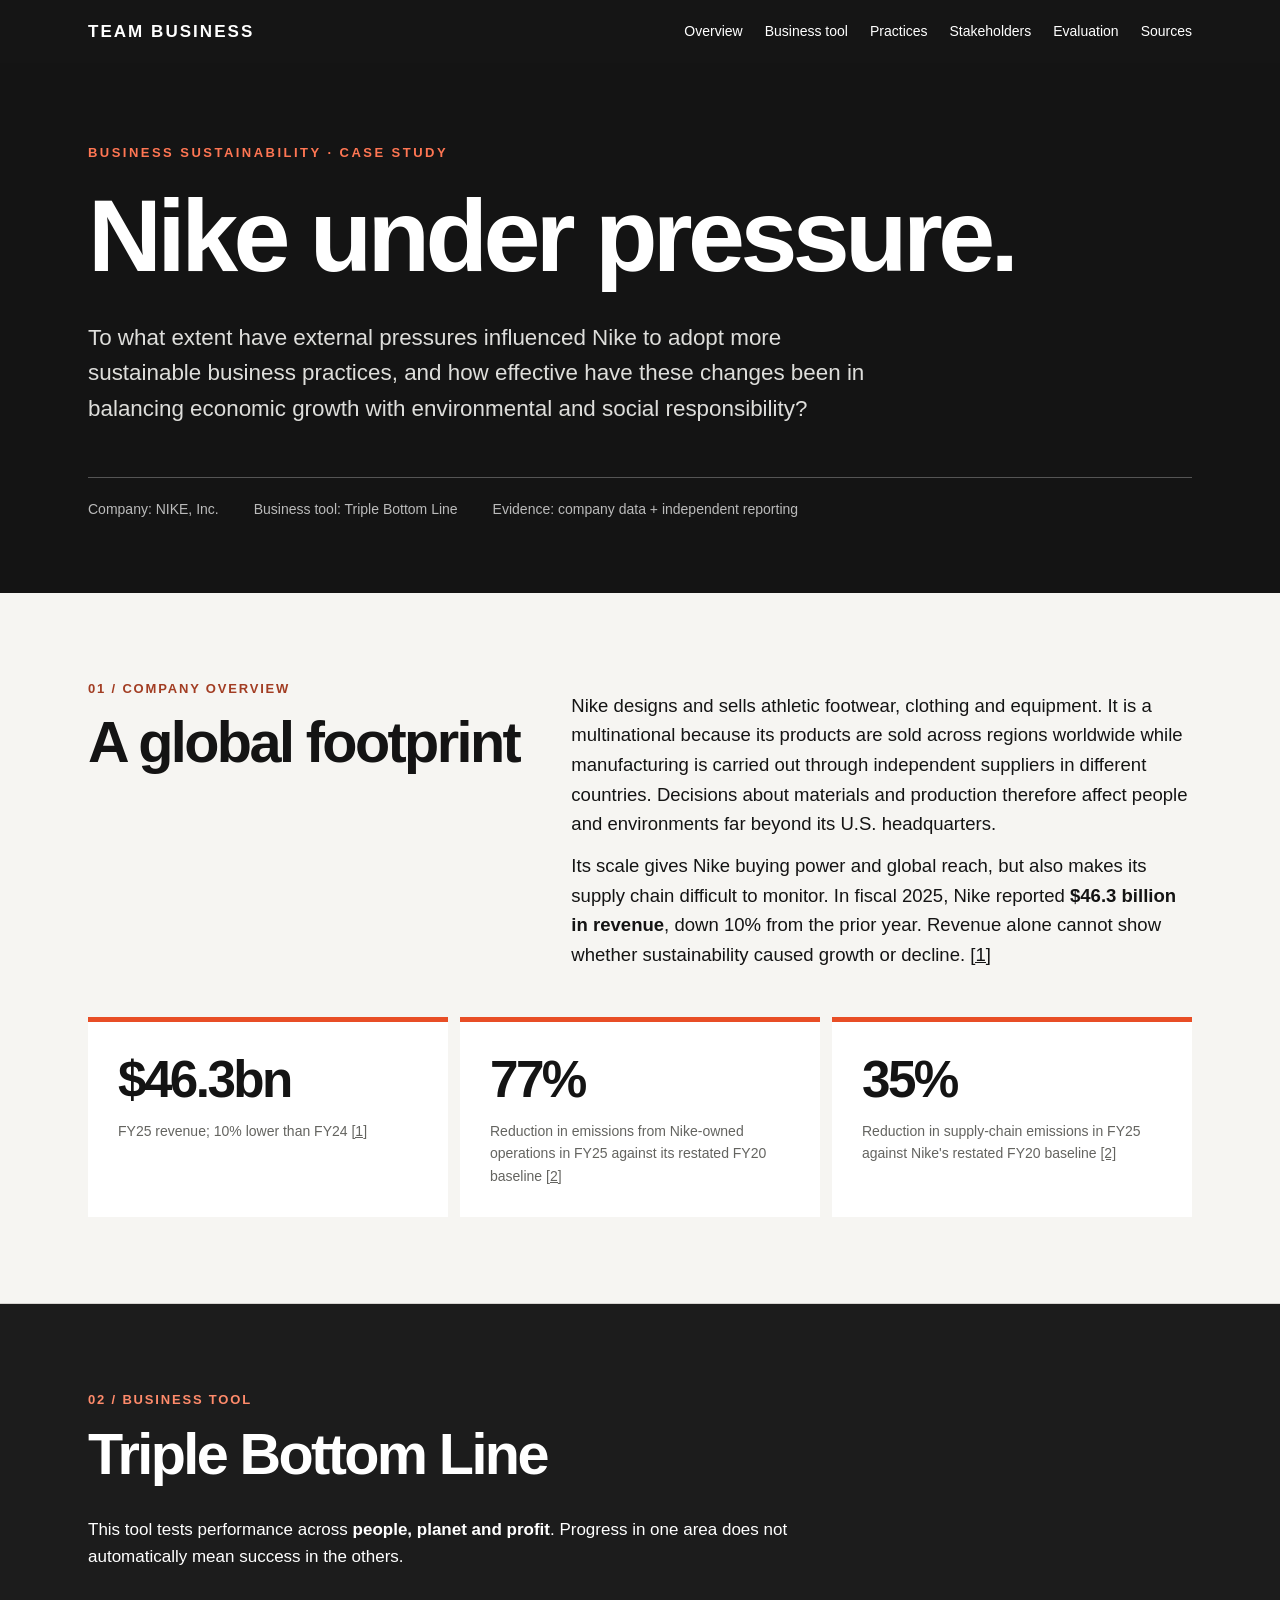
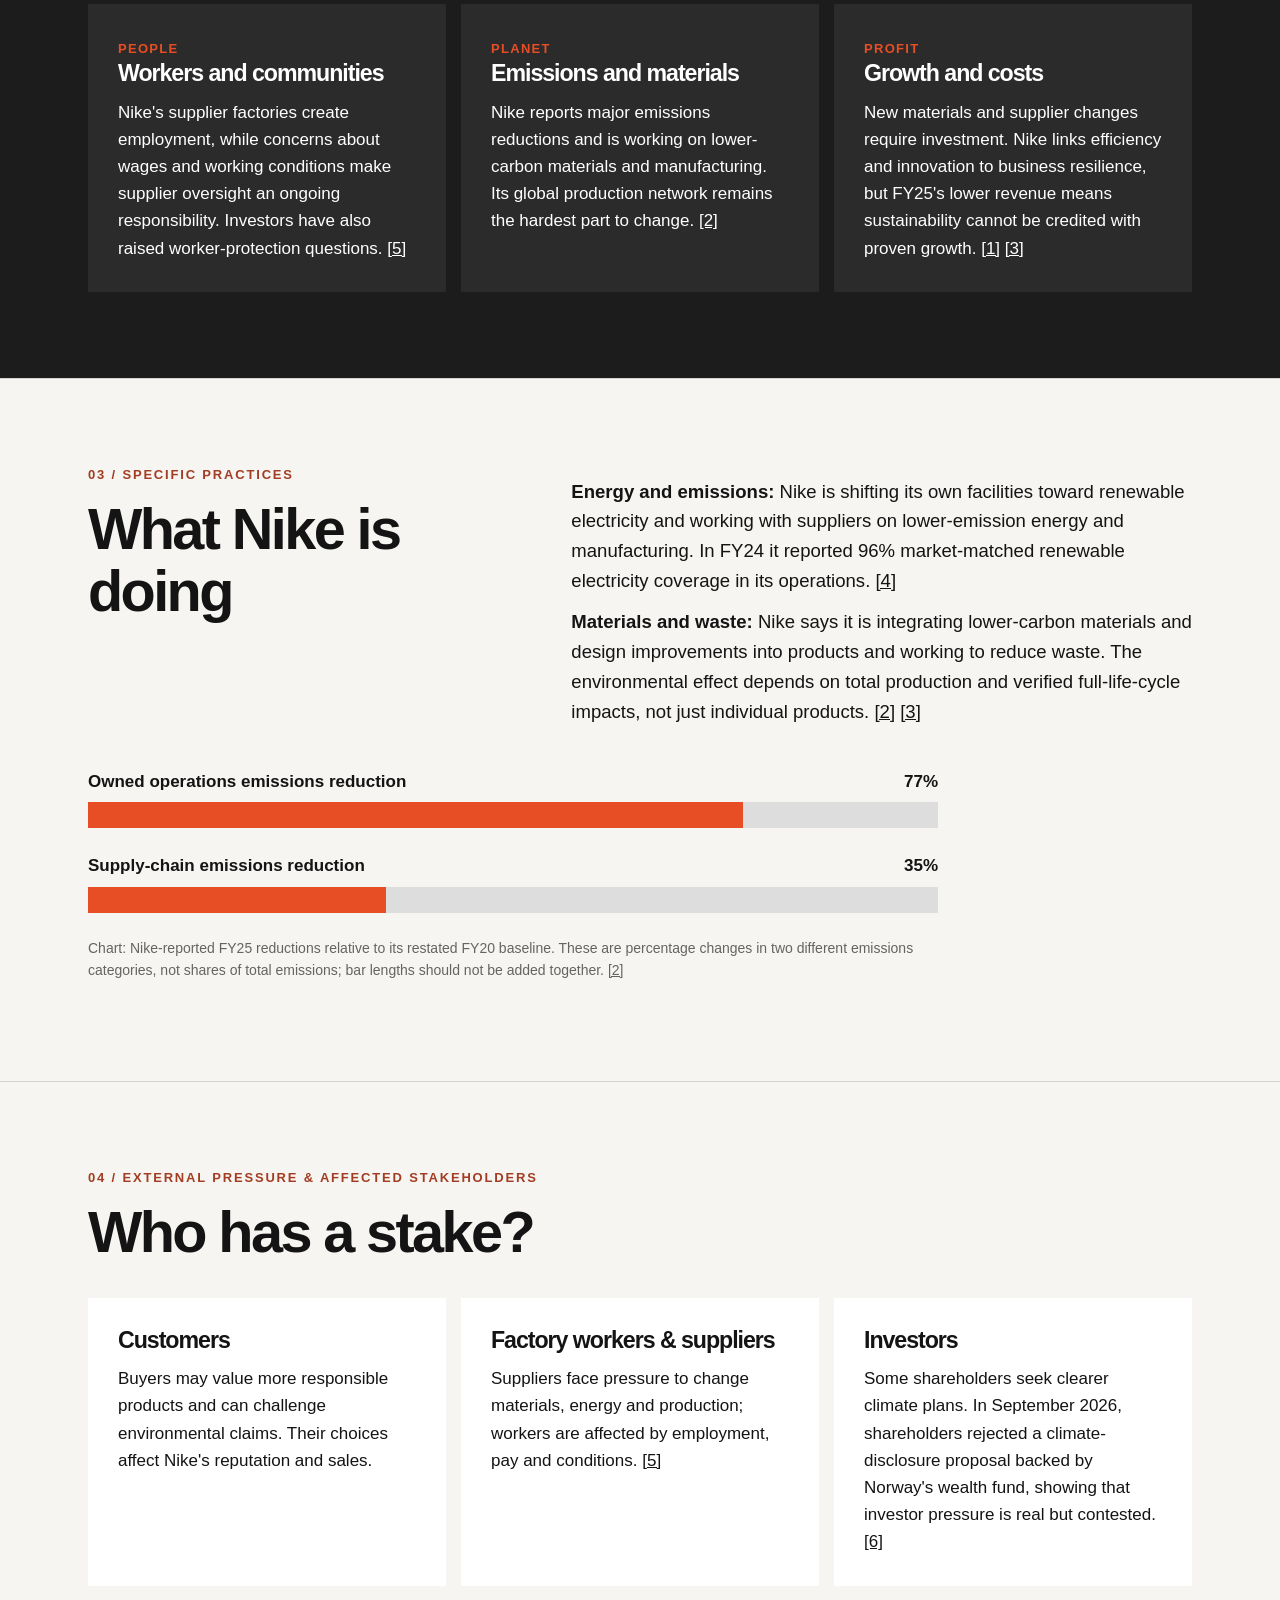
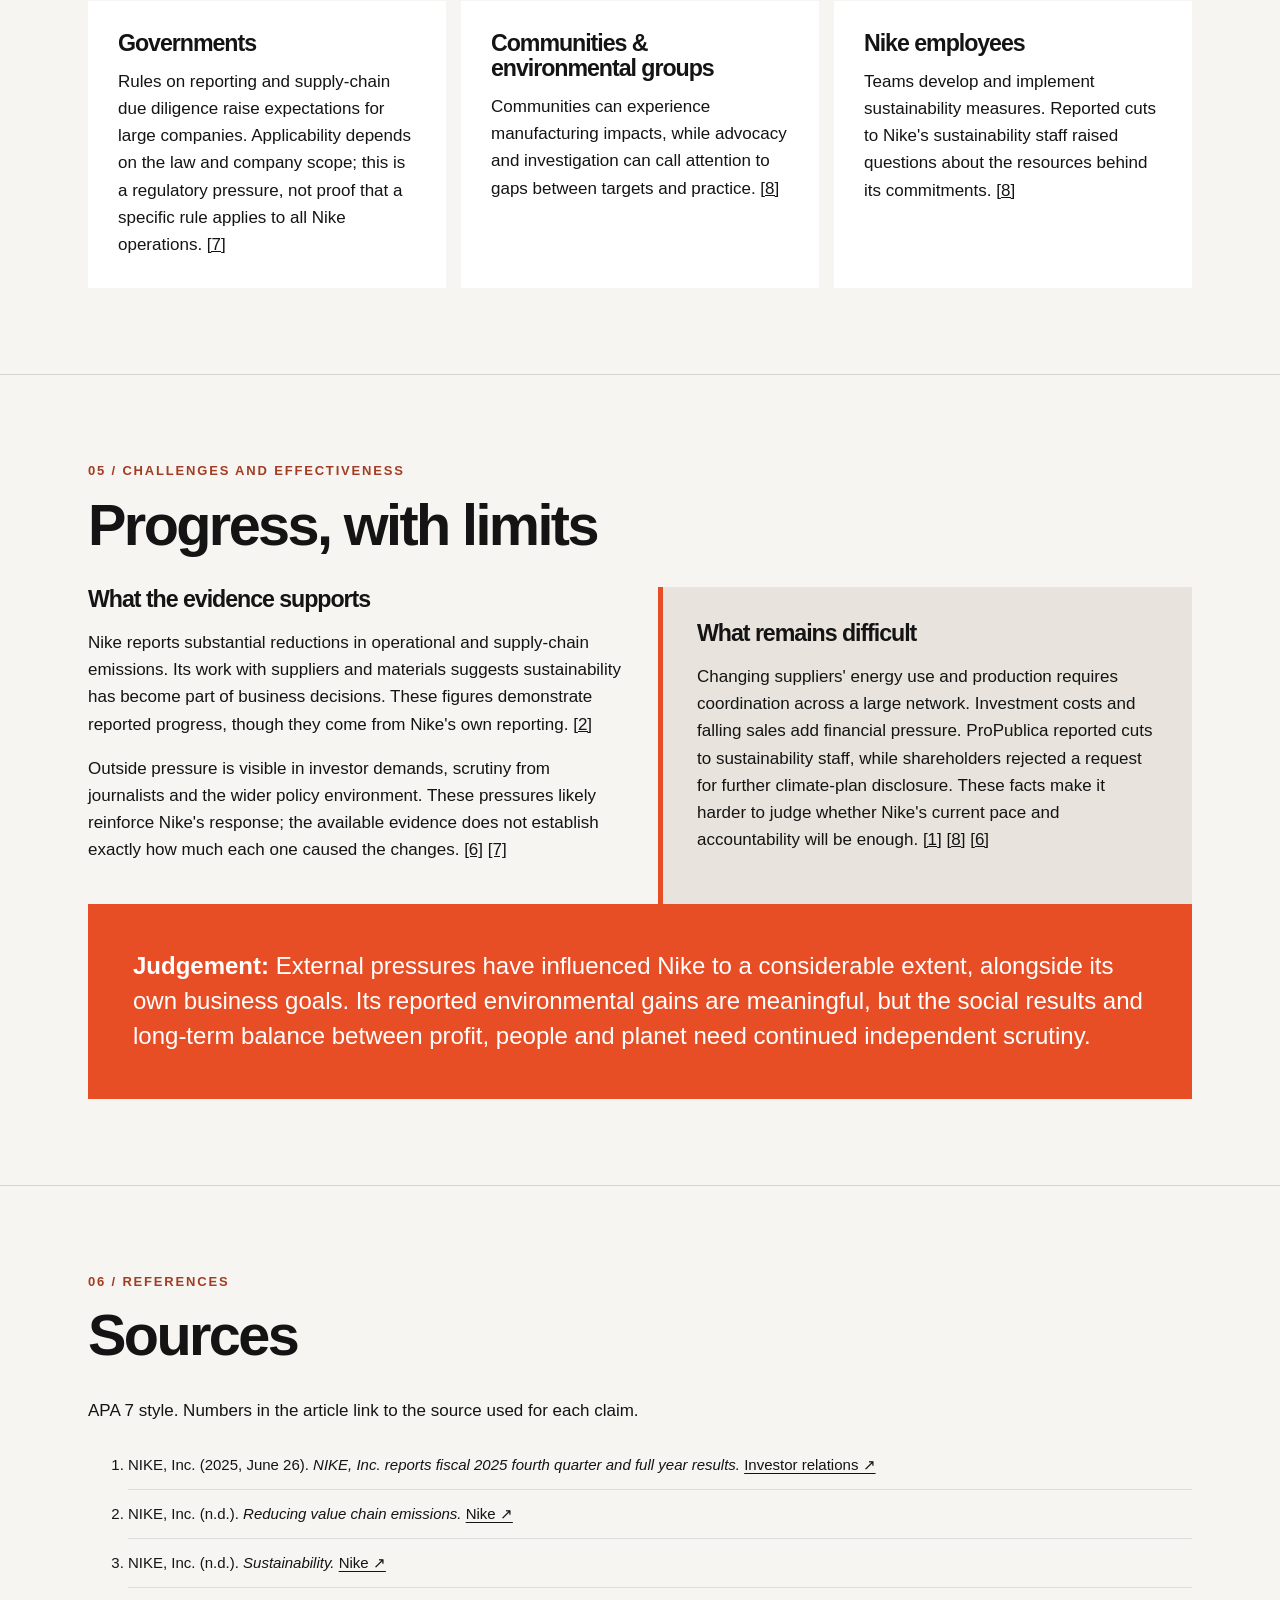
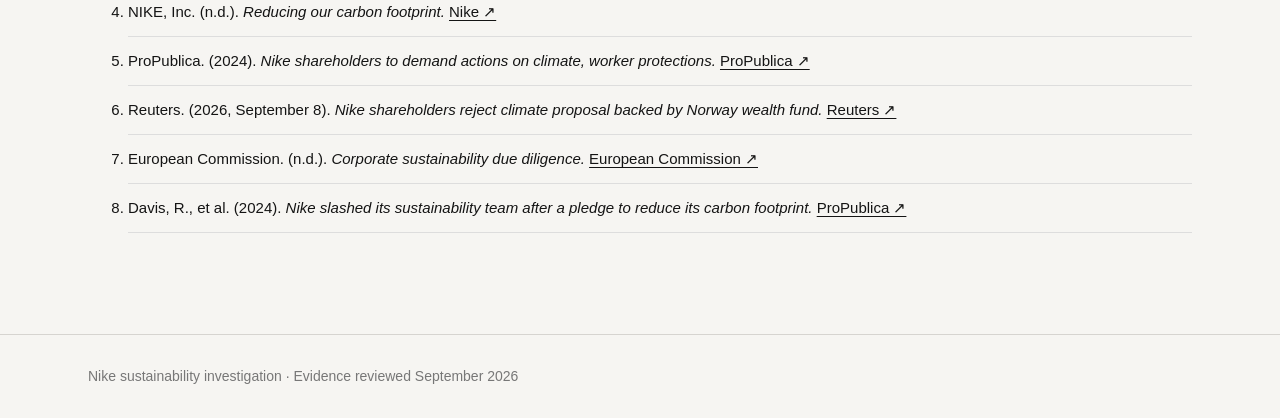
<file: index.html>
<!doctype html><html lang="en"><head><meta charset="utf-8"><meta name="viewport" content="width=device-width,initial-scale=1"><title>Team Business | Nike Sustainability</title><meta name="description" content="An investigation into the pressures shaping Nike's sustainability strategy and its effectiveness."><style>:root{--ink:#141414;--paper:#f6f5f2;--orange:#e84e26;--muted:#646460}*{box-sizing:border-box}html{scroll-behavior:smooth}body{margin:0;background:var(--paper);color:var(--ink);font:17px/1.6 Arial,Helvetica,sans-serif}a{color:inherit}a:hover{color:var(--orange)}.wrap{max-width:1160px;margin:auto;padding:0 28px}header{background:#151515;color:white;padding:18px 0;position:sticky;top:0;z-index:2}header .wrap{display:flex;align-items:center;justify-content:space-between;gap:20px}.brand{font-weight:900;letter-spacing:.12em;text-decoration:none;font-size:17px}nav{display:flex;gap:22px;flex-wrap:wrap}nav a{text-decoration:none;font-size:14px}main{overflow:hidden}.hero{background:#141414;color:#fff;padding:80px 0 72px}.eyebrow{color:#ff7653;text-transform:uppercase;letter-spacing:.19em;font-size:13px;font-weight:800}h1,h2,h3{line-height:1.09;letter-spacing:-.045em}h1{font-size:clamp(3.3rem,8vw,7.8rem);margin:16px 0 28px;max-width:960px}h2{font-size:clamp(2.3rem,4.5vw,4.5rem);margin:12px 0 30px}h3{font-size:1.45rem;margin:0 0 12px}.intro{font-size:clamp(1.1rem,2vw,1.4rem);max-width:800px;color:#dededb}.meta{border-top:1px solid #555;margin-top:50px;padding-top:20px;display:flex;gap:35px;flex-wrap:wrap;color:#bbb;font-size:14px}section{padding:86px 0;border-bottom:1px solid #d6d4d0}.section-head{display:grid;grid-template-columns:1fr 1.4fr;gap:40px;align-items:start}.section-head p{font-size:1.16rem;margin:12px 0}.label{font-size:13px;letter-spacing:.14em;font-weight:800;text-transform:uppercase;color:#a23d23}.stats{display:grid;grid-template-columns:repeat(3,1fr);gap:12px;margin-top:35px}.stat{padding:30px;background:#fff;border-top:5px solid var(--orange)}.stat strong{display:block;font-size:clamp(2rem,4vw,3.5rem);line-height:1.1;letter-spacing:-.05em}.stat small{display:block;color:var(--muted);font-size:14px;margin-top:12px}.grid3{display:grid;grid-template-columns:repeat(3,1fr);gap:15px;margin-top:34px}.card{padding:30px;background:#fff;min-height:245px}.card span{color:var(--orange);font-weight:800;letter-spacing:.1em;font-size:13px}.card p{margin:0}.dark{background:#1c1c1c;color:white}.dark .card{background:#2b2b2b}.dark .label{color:#ff8b6b}.bars{max-width:850px;margin-top:30px}.bar-row{margin:24px 0}.bar-label{display:flex;justify-content:space-between;gap:20px;font-weight:bold}.track{height:26px;background:#ddd;margin-top:7px}.fill{height:100%;background:var(--orange)}.note{font-size:14px;color:var(--muted);max-width:850px}.dark .note{color:#aaa}.split{display:grid;grid-template-columns:1fr 1fr;gap:36px}.callout{padding:34px;background:#e8e4dd;border-left:5px solid var(--orange)}.verdict{background:var(--orange);color:#fff;padding:45px;font-size:1.5rem;line-height:1.45}.sources{font-size:15px;overflow-wrap:anywhere}.sources li{padding:12px 0;border-bottom:1px solid #ddd}.sources a{text-decoration-thickness:1px;text-underline-offset:3px}footer{padding:30px 0;color:#777;font-size:14px}@media(max-width:750px){header{position:static}header .wrap{align-items:flex-start;flex-direction:column}nav{gap:10px 18px}.hero{padding:60px 0}.section-head,.split{grid-template-columns:1fr}.stats,.grid3{grid-template-columns:1fr}section{padding:60px 0}.stat{padding:24px}}
</style></head><body><header><div class="wrap"><a class="brand" href="#top">TEAM BUSINESS</a><nav aria-label="Page sections"><a href="#overview">Overview</a><a href="#analysis">Business tool</a><a href="#practices">Practices</a><a href="#stakeholders">Stakeholders</a><a href="#evaluation">Evaluation</a><a href="#sources">Sources</a></nav></div></header><main id="top"><div class="hero"><div class="wrap"><div class="eyebrow">Business sustainability · case study</div><h1>Nike under pressure.</h1><p class="intro">To what extent have external pressures influenced Nike to adopt more sustainable business practices, and how effective have these changes been in balancing economic growth with environmental and social responsibility?</p><div class="meta"><span>Company: NIKE, Inc.</span><span>Business tool: Triple Bottom Line</span><span>Evidence: company data + independent reporting</span></div></div></div><section id="overview"><div class="wrap"><div class="section-head"><div><div class="label">01 / Company overview</div><h2>A global footprint</h2></div><div><p>Nike designs and sells athletic footwear, clothing and equipment. It is a multinational because its products are sold across regions worldwide while manufacturing is carried out through independent suppliers in different countries. Decisions about materials and production therefore affect people and environments far beyond its U.S. headquarters.</p><p>Its scale gives Nike buying power and global reach, but also makes its supply chain difficult to monitor. In fiscal 2025, Nike reported <strong>$46.3 billion in revenue</strong>, down 10% from the prior year. Revenue alone cannot show whether sustainability caused growth or decline. <a href="#ref-fin">[1]</a></p></div></div><div class="stats"><div class="stat"><strong>$46.3bn</strong><small>FY25 revenue; 10% lower than FY24 <a href="#ref-fin">[1]</a></small></div><div class="stat"><strong>77%</strong><small>Reduction in emissions from Nike-owned operations in FY25 against its restated FY20 baseline <a href="#ref-climate">[2]</a></small></div><div class="stat"><strong>35%</strong><small>Reduction in supply-chain emissions in FY25 against Nike's restated FY20 baseline <a href="#ref-climate">[2]</a></small></div></div></div></section><section class="dark" id="analysis"><div class="wrap"><div class="label">02 / Business tool</div><h2>Triple Bottom Line</h2><p style="max-width:760px">This tool tests performance across <strong>people, planet and profit</strong>. Progress in one area does not automatically mean success in the others.</p><div class="grid3"><div class="card"><span>PEOPLE</span><h3>Workers and communities</h3><p>Nike's supplier factories create employment, while concerns about wages and working conditions make supplier oversight an ongoing responsibility. Investors have also raised worker-protection questions. <a href="#ref-investors">[5]</a></p></div><div class="card"><span>PLANET</span><h3>Emissions and materials</h3><p>Nike reports major emissions reductions and is working on lower-carbon materials and manufacturing. Its global production network remains the hardest part to change. <a href="#ref-climate">[2]</a></p></div><div class="card"><span>PROFIT</span><h3>Growth and costs</h3><p>New materials and supplier changes require investment. Nike links efficiency and innovation to business resilience, but FY25's lower revenue means sustainability cannot be credited with proven growth. <a href="#ref-fin">[1]</a> <a href="#ref-sus">[3]</a></p></div></div></div></section><section id="practices"><div class="wrap"><div class="section-head"><div><div class="label">03 / Specific practices</div><h2>What Nike is doing</h2></div><div><p><strong>Energy and emissions:</strong> Nike is shifting its own facilities toward renewable electricity and working with suppliers on lower-emission energy and manufacturing. In FY24 it reported 96% market-matched renewable electricity coverage in its operations. <a href="#ref-carbon">[4]</a></p><p><strong>Materials and waste:</strong> Nike says it is integrating lower-carbon materials and design improvements into products and working to reduce waste. The environmental effect depends on total production and verified full-life-cycle impacts, not just individual products. <a href="#ref-climate">[2]</a> <a href="#ref-sus">[3]</a></p></div></div><div class="bars" role="img" aria-label="Nike reported a 77 percent reduction in emissions from owned operations and a 35 percent reduction in supply chain emissions in fiscal 2025 compared with a restated fiscal 2020 baseline"><div class="bar-row"><div class="bar-label"><span>Owned operations emissions reduction</span><span>77%</span></div><div class="track"><div class="fill" style="width:77%"></div></div></div><div class="bar-row"><div class="bar-label"><span>Supply-chain emissions reduction</span><span>35%</span></div><div class="track"><div class="fill" style="width:35%"></div></div></div></div><p class="note">Chart: Nike-reported FY25 reductions relative to its restated FY20 baseline. These are percentage changes in two different emissions categories, not shares of total emissions; bar lengths should not be added together. <a href="#ref-climate">[2]</a></p></div></section><section id="stakeholders"><div class="wrap"><div class="label">04 / External pressure & affected stakeholders</div><h2>Who has a stake?</h2><div class="grid3"><div class="card"><h3>Customers</h3><p>Buyers may value more responsible products and can challenge environmental claims. Their choices affect Nike's reputation and sales.</p></div><div class="card"><h3>Factory workers & suppliers</h3><p>Suppliers face pressure to change materials, energy and production; workers are affected by employment, pay and conditions. <a href="#ref-investors">[5]</a></p></div><div class="card"><h3>Investors</h3><p>Some shareholders seek clearer climate plans. In September 2026, shareholders rejected a climate-disclosure proposal backed by Norway's wealth fund, showing that investor pressure is real but contested. <a href="#ref-reuters">[6]</a></p></div><div class="card"><h3>Governments</h3><p>Rules on reporting and supply-chain due diligence raise expectations for large companies. Applicability depends on the law and company scope; this is a regulatory pressure, not proof that a specific rule applies to all Nike operations. <a href="#ref-eu">[7]</a></p></div><div class="card"><h3>Communities & environmental groups</h3><p>Communities can experience manufacturing impacts, while advocacy and investigation can call attention to gaps between targets and practice. <a href="#ref-pro">[8]</a></p></div><div class="card"><h3>Nike employees</h3><p>Teams develop and implement sustainability measures. Reported cuts to Nike's sustainability staff raised questions about the resources behind its commitments. <a href="#ref-pro">[8]</a></p></div></div></div></section><section id="evaluation"><div class="wrap"><div class="label">05 / Challenges and effectiveness</div><h2>Progress, with limits</h2><div class="split"><div><h3>What the evidence supports</h3><p>Nike reports substantial reductions in operational and supply-chain emissions. Its work with suppliers and materials suggests sustainability has become part of business decisions. These figures demonstrate reported progress, though they come from Nike's own reporting. <a href="#ref-climate">[2]</a></p><p>Outside pressure is visible in investor demands, scrutiny from journalists and the wider policy environment. These pressures likely reinforce Nike's response; the available evidence does not establish exactly how much each one caused the changes. <a href="#ref-reuters">[6]</a> <a href="#ref-eu">[7]</a></p></div><div class="callout"><h3>What remains difficult</h3><p>Changing suppliers' energy use and production requires coordination across a large network. Investment costs and falling sales add financial pressure. ProPublica reported cuts to sustainability staff, while shareholders rejected a request for further climate-plan disclosure. These facts make it harder to judge whether Nike's current pace and accountability will be enough. <a href="#ref-fin">[1]</a> <a href="#ref-pro">[8]</a> <a href="#ref-reuters">[6]</a></p></div></div><div class="verdict"><strong>Judgement:</strong> External pressures have influenced Nike to a considerable extent, alongside its own business goals. Its reported environmental gains are meaningful, but the social results and long-term balance between profit, people and planet need continued independent scrutiny.</div></div></section><section id="sources"><div class="wrap"><div class="label">06 / References</div><h2>Sources</h2><p>APA 7 style. Numbers in the article link to the source used for each claim.</p><ol class="sources"><li id="ref-fin">NIKE, Inc. (2025, June 26). <em>NIKE, Inc. reports fiscal 2025 fourth quarter and full year results.</em> <a href="https://investors.nike.com/investors/news-events-and-reports/investor-news/investor-news-details/2025/NIKE-Inc--Reports-Fiscal-2025-Fourth-Quarter-and-Full-Year-Results/default.aspx" target="_blank" rel="noopener">Investor relations ↗</a></li><li id="ref-climate">NIKE, Inc. (n.d.). <em>Reducing value chain emissions.</em> <a href="https://about.nike.com/en/mission/initiatives/reducing-value-chain-emissions" target="_blank" rel="noopener">Nike ↗</a></li><li id="ref-sus">NIKE, Inc. (n.d.). <em>Sustainability.</em> <a href="https://about.nike.com/en/mission/focus-areas/sustainability" target="_blank" rel="noopener">Nike ↗</a></li><li id="ref-carbon">NIKE, Inc. (n.d.). <em>Reducing our carbon footprint.</em> <a href="https://about.nike.com/en-GB/mission/initiatives/reducing-our-carbon-footprint-2" target="_blank" rel="noopener">Nike ↗</a></li><li id="ref-investors">ProPublica. (2024). <em>Nike shareholders to demand actions on climate, worker protections.</em> <a href="https://www.propublica.org/article/nike-shareholders-annual-meeting-climate-worker-protections" target="_blank" rel="noopener">ProPublica ↗</a></li><li id="ref-reuters">Reuters. (2026, September 8). <em>Nike shareholders reject climate proposal backed by Norway wealth fund.</em> <a href="https://www.reuters.com/sustainability/cop/nike-shareholders-reject-climate-proposal-backed-by-norway-wealth-fund-2026-09-08/" target="_blank" rel="noopener">Reuters ↗</a></li><li id="ref-eu">European Commission. (n.d.). <em>Corporate sustainability due diligence.</em> <a href="https://commission.europa.eu/topics/business-and-industry/doing-business-eu/sustainability-due-diligence-responsible-business/corporate-sustainability-due-diligence_en" target="_blank" rel="noopener">European Commission ↗</a></li><li id="ref-pro">Davis, R., et al. (2024). <em>Nike slashed its sustainability team after a pledge to reduce its carbon footprint.</em> <a href="https://www.propublica.org/article/nike-layoffs-sustainability-climate-change" target="_blank" rel="noopener">ProPublica ↗</a></li></ol></div></section></main><footer><div class="wrap">Nike sustainability investigation · Evidence reviewed September 2026</div></footer></body></html>
</file>
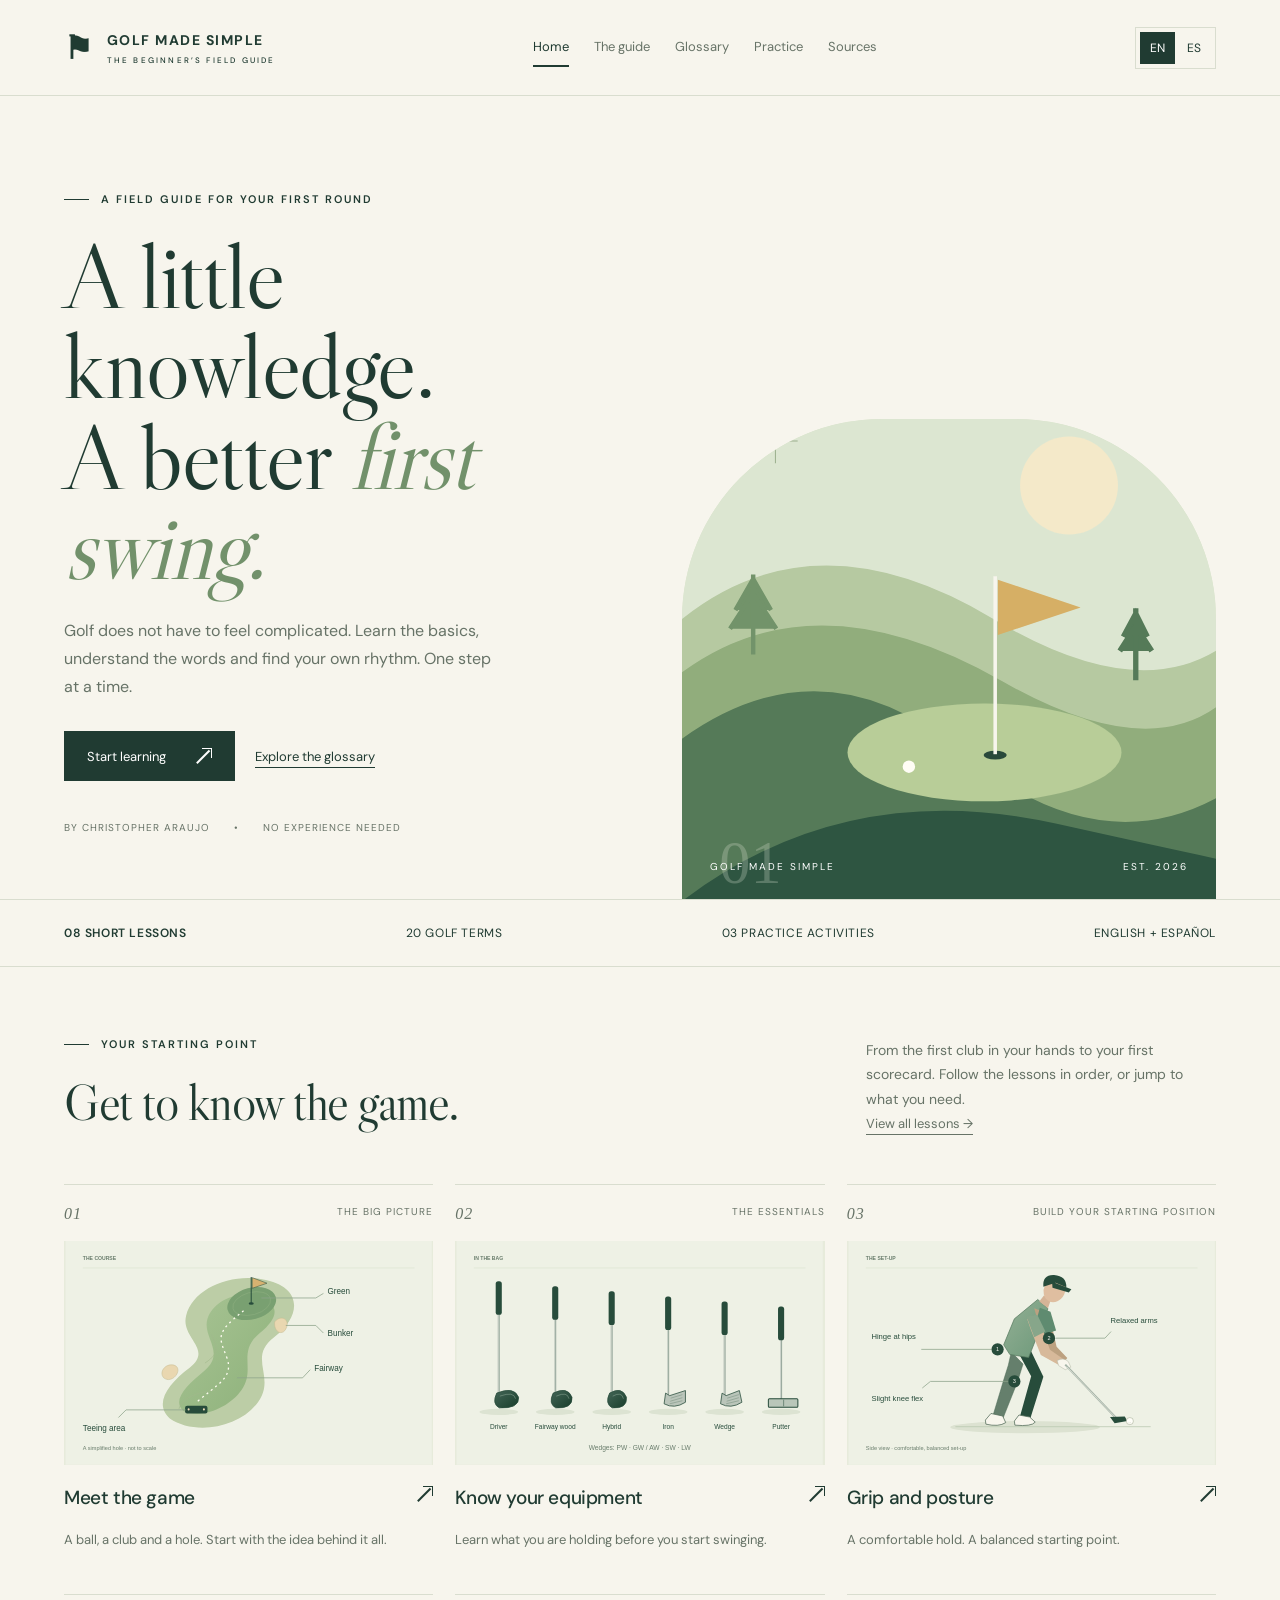
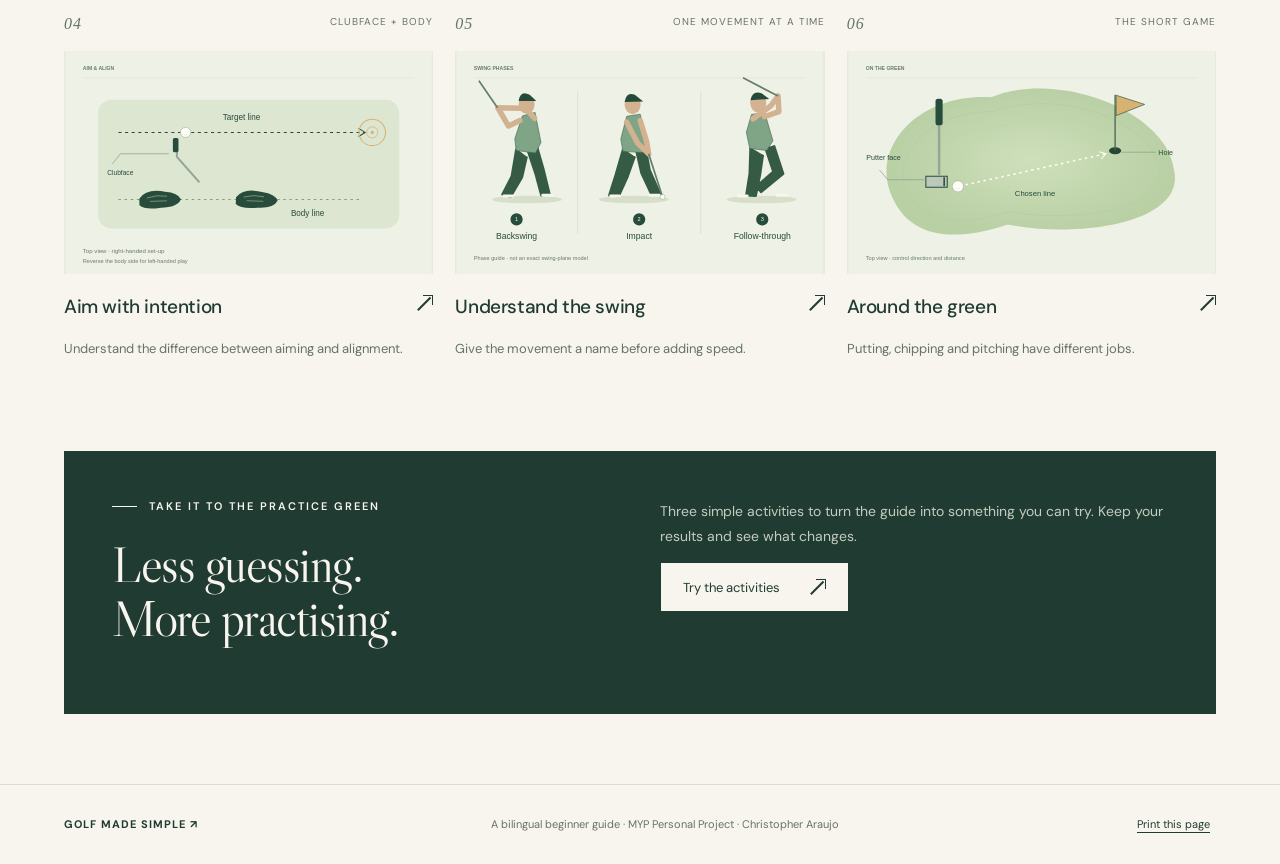
<file: golf-made-simple/index.html>
<!doctype html><html lang="en"><head><meta charset="utf-8"><meta name="viewport" content="width=device-width,initial-scale=1"><meta name="description" content="Golf Made Simple — a beginner guide in English and Spanish by Christopher Araujo. Learn the basics, explore illustrated lessons and practise at your own pace."><title>Golf Made Simple — A beginner’s field guide</title><link rel="stylesheet" href="style.css"></head><body><a class="skip" href="#main">Skip to content</a><header><a class="brand" href="#home" aria-label="Golf Made Simple home"><span class="brand-icon">⚑</span><span>GOLF MADE SIMPLE<small>THE BEGINNER’S FIELD GUIDE</small></span></a><nav aria-label="Main navigation" id="nav"></nav><div class="lang" aria-label="Language"><button id="en" aria-pressed="true">EN</button><button id="es" aria-pressed="false">ES</button></div></header><main id="main"></main><footer><a href="#home">GOLF MADE SIMPLE <span>↗</span></a><p id="foot"></p><button id="print"></button></footer><script src="illustrations.js"></script><script src="app.js"></script></body></html>
</file>
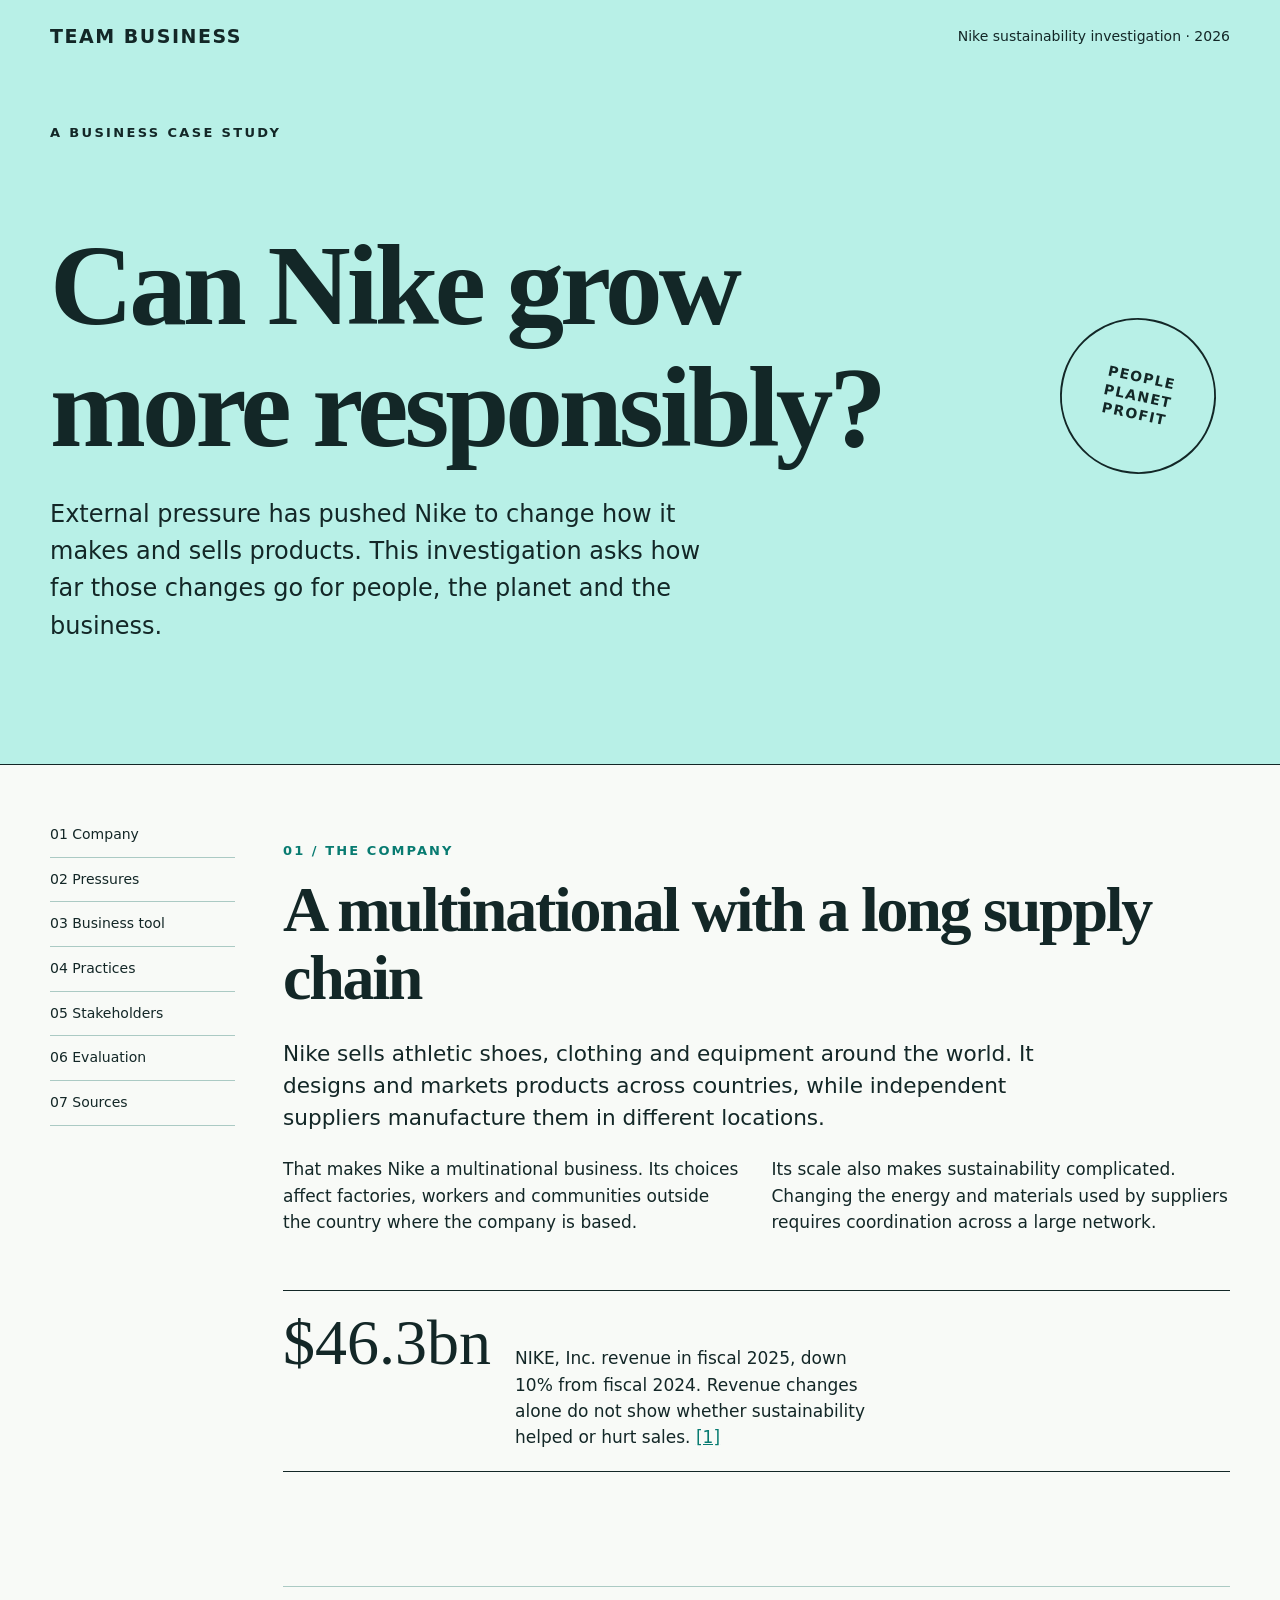
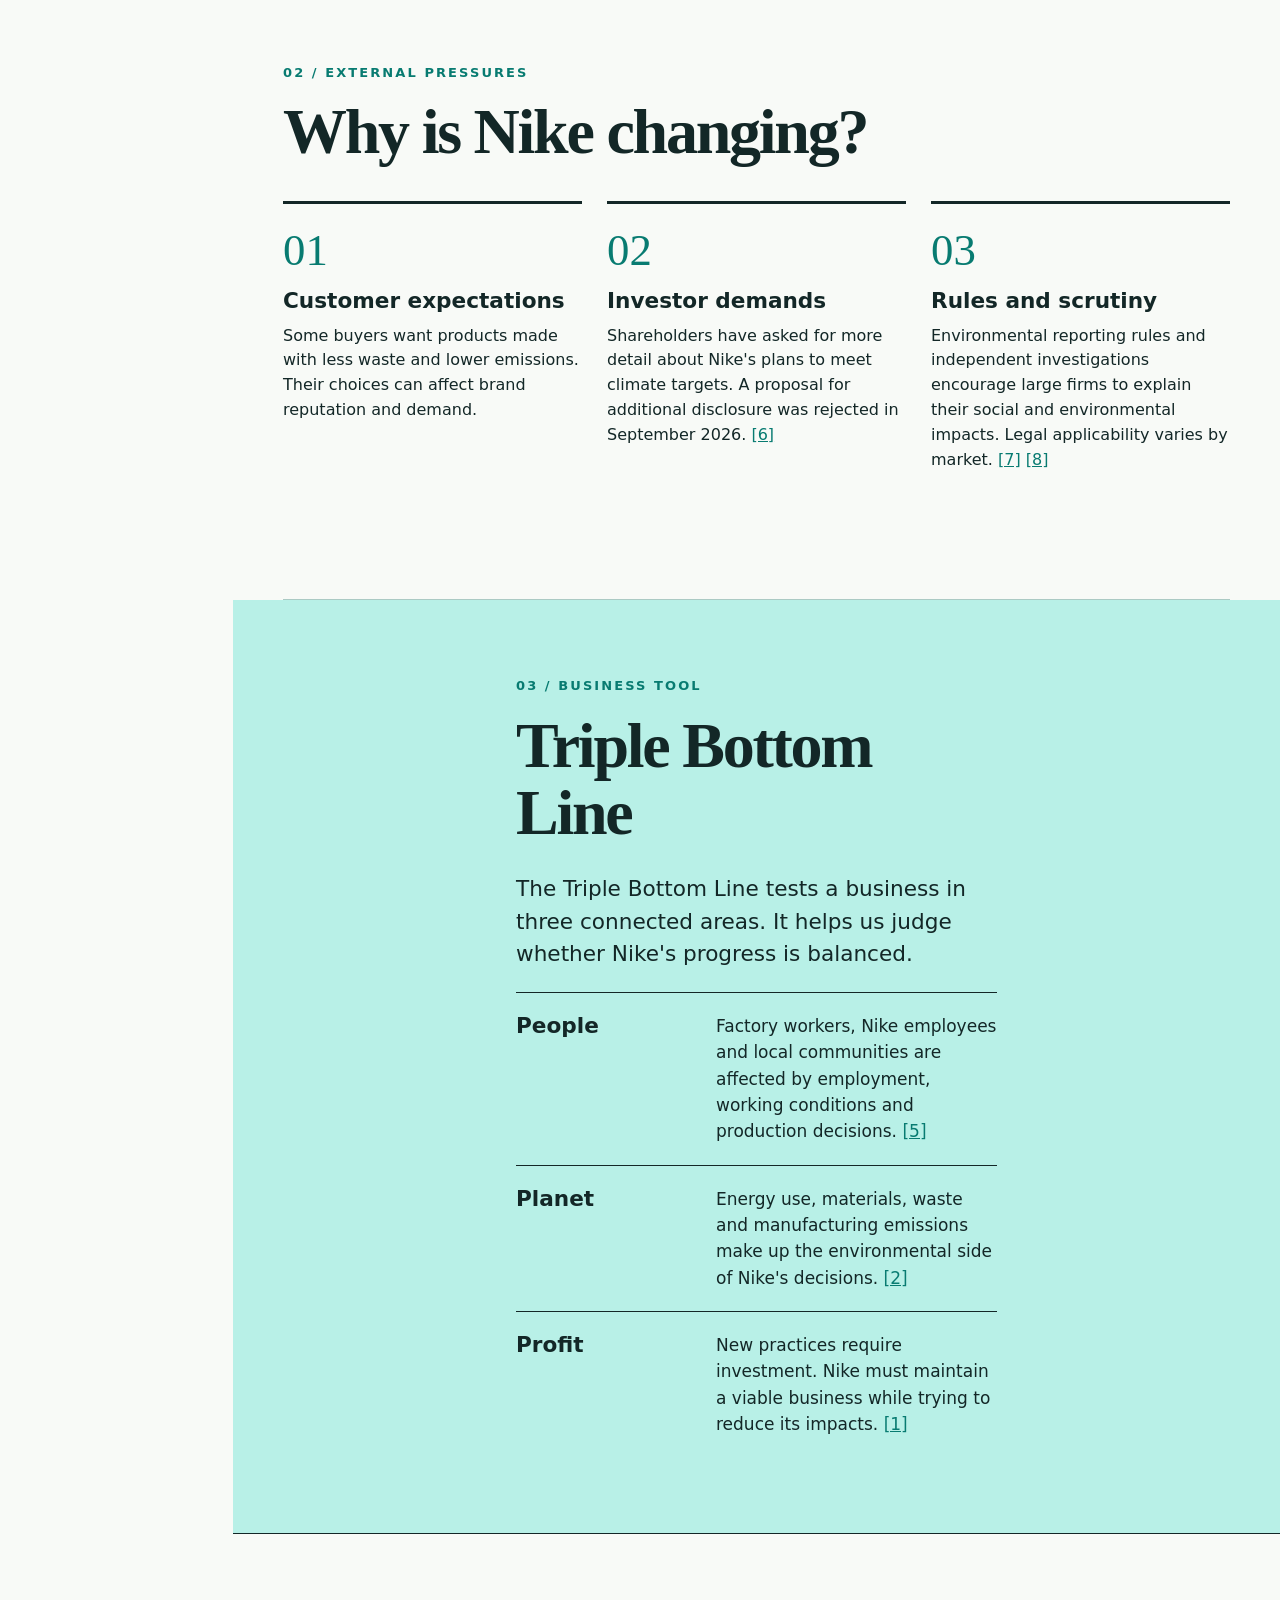
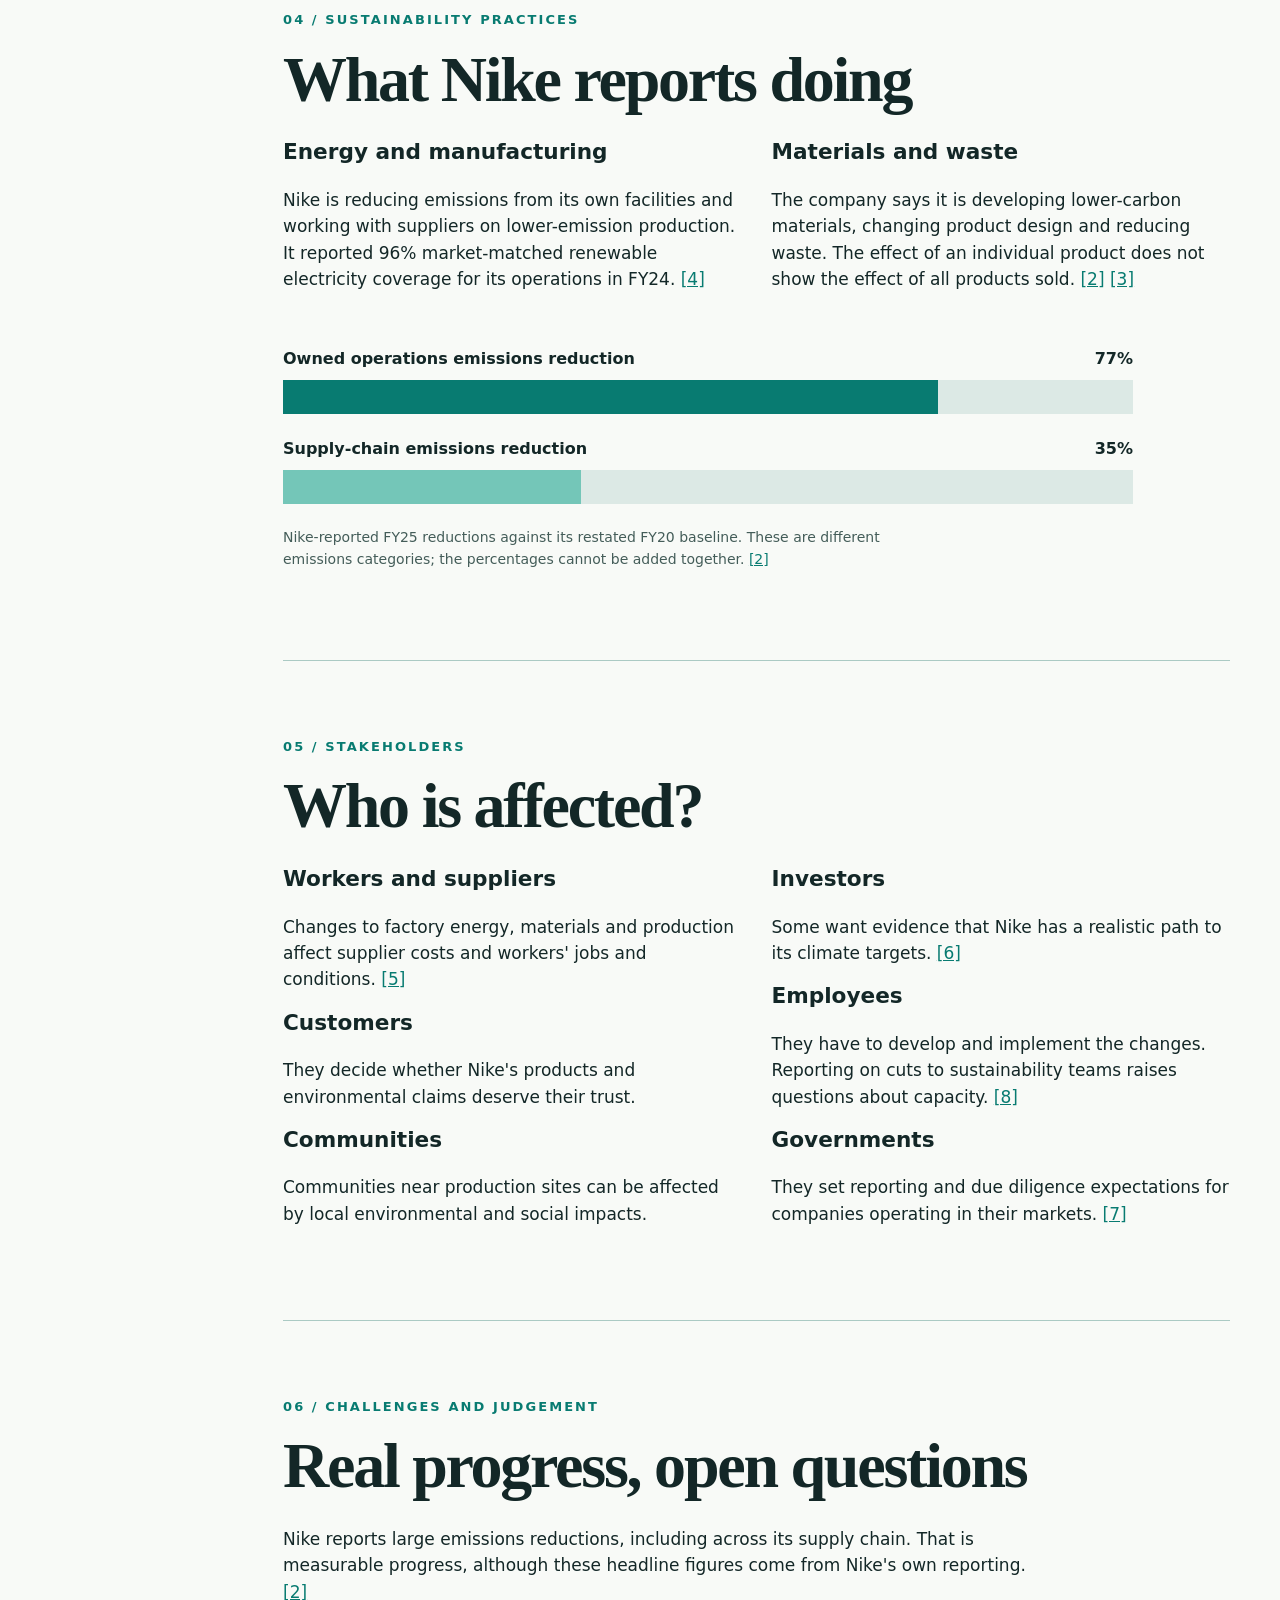
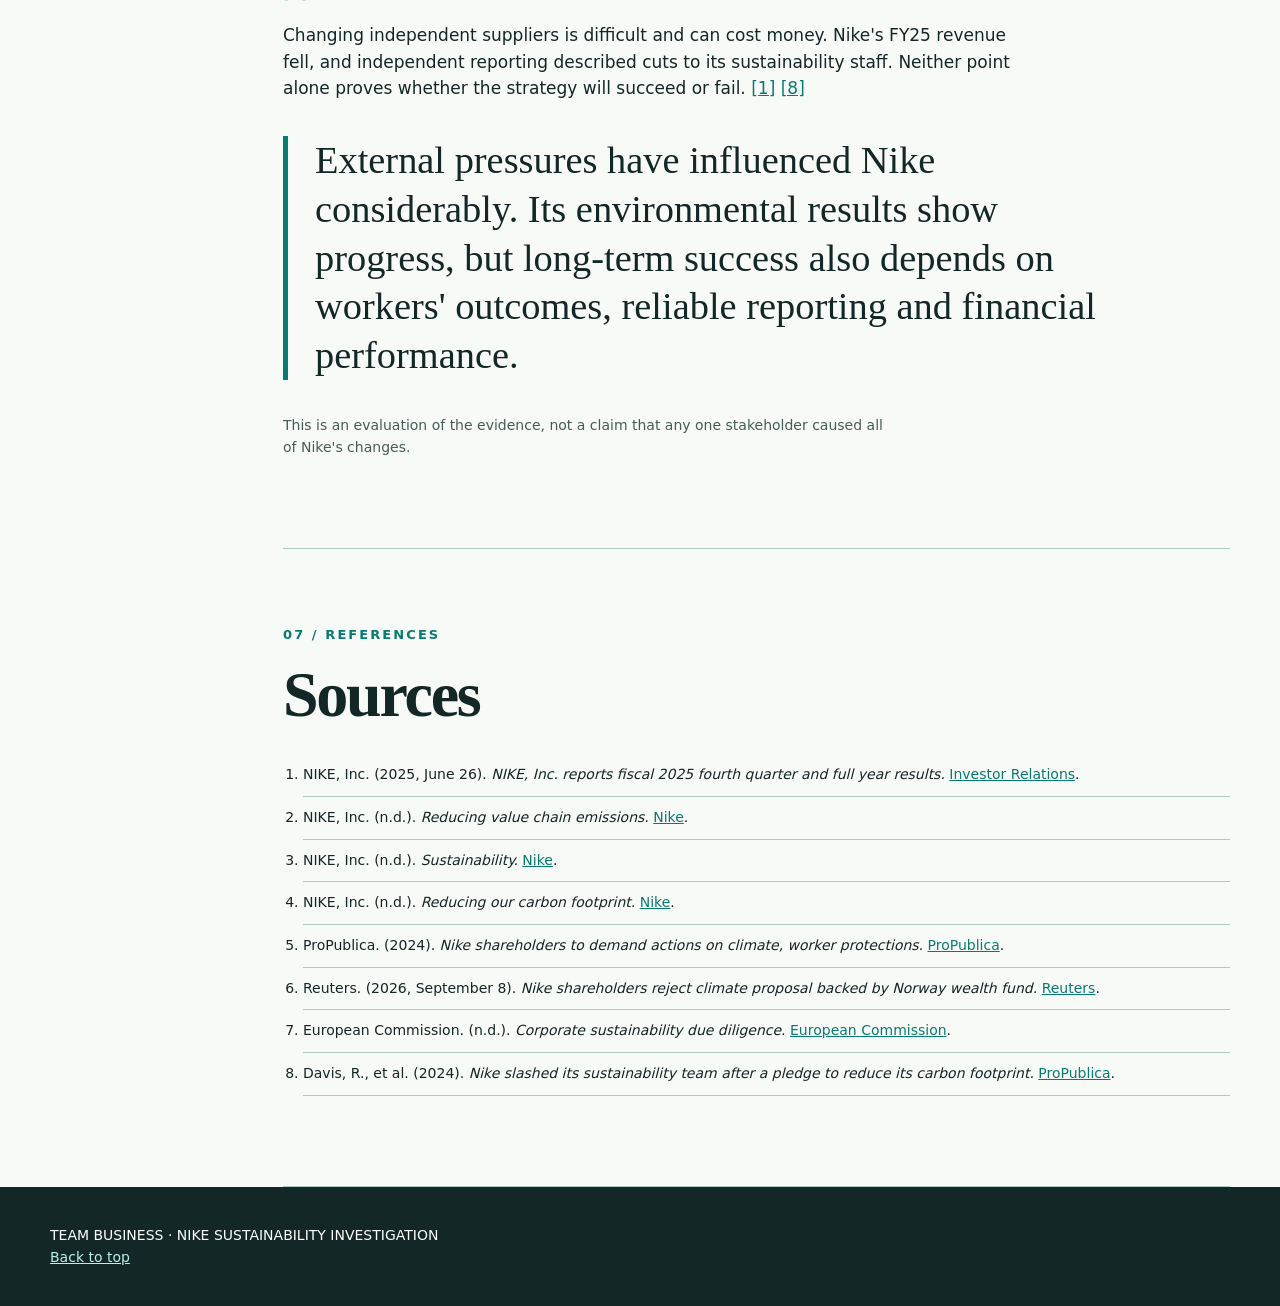
<file: version-2/index.html>
<!doctype html>
<html lang="en">
<head>
<meta charset="utf-8"><meta name="viewport" content="width=device-width, initial-scale=1">
<title>Team Business — Nike Sustainability</title>
<meta name="description" content="A visual case study of Nike's sustainability practices and the pressures behind them.">
<style>
:root{--aqua:#b8f0e7;--navy:#132727;--teal:#087b71;--paper:#f8faf7;--line:#abcac4;--white:#fff}*{box-sizing:border-box}html{scroll-behavior:smooth}body{margin:0;background:var(--paper);color:var(--navy);font:17px/1.55 system-ui,-apple-system,Arial,sans-serif}a{color:var(--teal)}a:hover{text-decoration-thickness:2px}h1,h2,h3,p{margin-top:0}h1,h2{font-family:Georgia,Times New Roman,serif;letter-spacing:-.035em;line-height:1.06}h1{font-size:clamp(3.8rem,9vw,8.5rem);max-width:850px;margin:.7em 0 .24em}h2{font-size:clamp(2.65rem,5vw,5rem);margin:0 0 26px}h3{font-size:1.35rem;line-height:1.2}p{max-width:69ch}.wrap{width:min(1180px,calc(100% - 52px));margin:auto}.top{background:var(--aqua);border-bottom:1px solid var(--navy)}.topbar{padding:22px 0;display:flex;justify-content:space-between;align-items:center;gap:20px}.brand{font-weight:900;text-decoration:none;color:var(--navy);font-size:19px;letter-spacing:.08em}.topbar span{font-size:14px}.hero{padding:50px 0 95px;display:grid;grid-template-columns:1fr 170px;gap:20px}.hero .deck{font-size:clamp(1.18rem,2vw,1.5rem);max-width:670px}.orbit{width:156px;height:156px;border:2px solid var(--navy);border-radius:50%;display:grid;place-items:center;text-align:center;font-size:14px;font-weight:800;letter-spacing:.1em;line-height:1.35;transform:rotate(12deg);align-self:center}.eyebrow{font-size:13px;text-transform:uppercase;font-weight:800;letter-spacing:.18em}.layout{display:grid;grid-template-columns:185px minmax(0,1fr);gap:48px}.rail{position:sticky;top:25px;height:max-content;padding:48px 0}.rail a{display:block;color:var(--navy);text-decoration:none;padding:11px 0;border-bottom:1px solid var(--line);font-size:14px}.rail a:hover{color:var(--teal)}section{padding:76px 0;border-bottom:1px solid var(--line);scroll-margin-top:20px}.kicker{color:var(--teal);font-size:13px;font-weight:800;letter-spacing:.16em;margin-bottom:15px}.lead{font-size:1.35rem;line-height:1.5;max-width:760px}.two{display:grid;grid-template-columns:1fr 1fr;gap:30px}.columns{display:grid;grid-template-columns:repeat(3,1fr);gap:25px;margin:35px 0}.columns article{border-top:3px solid var(--navy);padding-top:20px}.columns article h3{margin-bottom:10px}.columns article p{font-size:16px}.number{font:normal 2.8rem Georgia,serif;color:var(--teal);display:block;margin-bottom:12px}.statline{display:flex;align-items:baseline;gap:24px;border-block:1px solid var(--navy);padding:20px 0;margin:38px 0}.statline strong{font-family:Georgia,serif;font-size:clamp(2.7rem,5vw,4.4rem);font-weight:400;line-height:1}.statline span{max-width:360px}.tinted{background:var(--aqua);margin:0 calc((min(1180px,100vw - 52px) - 100vw)/2);padding:76px max(26px,calc((100vw - 1180px)/2 + 185px + 48px)) 76px max(26px,calc((100vw - 1180px)/2 + 185px + 48px));border-bottom:1px solid var(--navy)}.tinted h2,.tinted p{max-width:810px}.feature{border-top:1px solid var(--navy);padding:20px 0;display:grid;grid-template-columns:180px 1fr;gap:20px}.feature h3{margin:0}.feature p{margin:0}.graph{margin:38px 0 12px;max-width:850px}.graphrow{margin:23px 0}.graphtop{display:flex;justify-content:space-between;gap:20px;font-size:16px;font-weight:700}.track{height:34px;background:#dce9e5;margin-top:8px}.bar{height:100%;background:var(--teal)}.bar.secondary{background:#74c6b8}.small{font-size:14px;color:#445d59}.quote{font:normal clamp(1.6rem,3vw,2.6rem)/1.27 Georgia,serif;border-left:5px solid var(--teal);padding-left:27px;max-width:820px;margin:35px 0}.source-list{padding-left:20px;font-size:14px;overflow-wrap:anywhere}.source-list li{padding:10px 0;border-bottom:1px solid var(--line)}footer{background:var(--navy);color:white;padding:38px 0;font-size:14px}footer a{color:var(--aqua)}@media(max-width:840px){.layout{display:block}.rail{position:static;display:flex;overflow:auto;gap:20px;padding:15px 0;border-bottom:1px solid var(--line)}.rail a{white-space:nowrap;border:0}.tinted{margin:0 -26px;padding:65px 26px}.hero{grid-template-columns:1fr}.orbit{display:none}.two,.columns{grid-template-columns:1fr}section{padding:65px 0}.feature{grid-template-columns:1fr;gap:5px}.statline{align-items:start;flex-direction:column;gap:6px}}@media(prefers-reduced-motion:reduce){html{scroll-behavior:auto}}
</style>
</head>
<body>
<div class="top" id="top"><div class="wrap"><div class="topbar"><a class="brand" href="#top">TEAM BUSINESS</a><span>Nike sustainability investigation · 2026</span></div><div class="hero"><div><div class="eyebrow">A business case study</div><h1>Can Nike grow more responsibly?</h1><p class="deck">External pressure has pushed Nike to change how it makes and sells products. This investigation asks how far those changes go for people, the planet and the business.</p></div><div class="orbit" aria-hidden="true">PEOPLE<br>PLANET<br>PROFIT</div></div></div></div>
<div class="wrap layout"><nav class="rail" aria-label="Page sections"><a href="#company">01 Company</a><a href="#pressures">02 Pressures</a><a href="#tool">03 Business tool</a><a href="#practices">04 Practices</a><a href="#stakeholders">05 Stakeholders</a><a href="#evaluation">06 Evaluation</a><a href="#sources">07 Sources</a></nav><main>
<section id="company"><div class="kicker">01 / THE COMPANY</div><h2>A multinational with a long supply chain</h2><p class="lead">Nike sells athletic shoes, clothing and equipment around the world. It designs and markets products across countries, while independent suppliers manufacture them in different locations.</p><div class="two"><p>That makes Nike a multinational business. Its choices affect factories, workers and communities outside the country where the company is based.</p><p>Its scale also makes sustainability complicated. Changing the energy and materials used by suppliers requires coordination across a large network.</p></div><div class="statline"><strong>$46.3bn</strong><span>NIKE, Inc. revenue in fiscal 2025, down 10% from fiscal 2024. Revenue changes alone do not show whether sustainability helped or hurt sales. <a href="#ref1">[1]</a></span></div></section>
<section id="pressures"><div class="kicker">02 / EXTERNAL PRESSURES</div><h2>Why is Nike changing?</h2><div class="columns"><article><span class="number">01</span><h3>Customer expectations</h3><p>Some buyers want products made with less waste and lower emissions. Their choices can affect brand reputation and demand.</p></article><article><span class="number">02</span><h3>Investor demands</h3><p>Shareholders have asked for more detail about Nike's plans to meet climate targets. A proposal for additional disclosure was rejected in September 2026. <a href="#ref6">[6]</a></p></article><article><span class="number">03</span><h3>Rules and scrutiny</h3><p>Environmental reporting rules and independent investigations encourage large firms to explain their social and environmental impacts. Legal applicability varies by market. <a href="#ref7">[7]</a> <a href="#ref8">[8]</a></p></article></div></section>
<section id="tool" class="tinted"><div class="kicker">03 / BUSINESS TOOL</div><h2>Triple Bottom Line</h2><p class="lead">The Triple Bottom Line tests a business in three connected areas. It helps us judge whether Nike's progress is balanced.</p><div class="feature"><h3>People</h3><p>Factory workers, Nike employees and local communities are affected by employment, working conditions and production decisions. <a href="#ref5">[5]</a></p></div><div class="feature"><h3>Planet</h3><p>Energy use, materials, waste and manufacturing emissions make up the environmental side of Nike's decisions. <a href="#ref2">[2]</a></p></div><div class="feature"><h3>Profit</h3><p>New practices require investment. Nike must maintain a viable business while trying to reduce its impacts. <a href="#ref1">[1]</a></p></div></section>
<section id="practices"><div class="kicker">04 / SUSTAINABILITY PRACTICES</div><h2>What Nike reports doing</h2><div class="two"><div><h3>Energy and manufacturing</h3><p>Nike is reducing emissions from its own facilities and working with suppliers on lower-emission production. It reported 96% market-matched renewable electricity coverage for its operations in FY24. <a href="#ref4">[4]</a></p></div><div><h3>Materials and waste</h3><p>The company says it is developing lower-carbon materials, changing product design and reducing waste. The effect of an individual product does not show the effect of all products sold. <a href="#ref2">[2]</a> <a href="#ref3">[3]</a></p></div></div><div class="graph" role="img" aria-label="Nike-reported fiscal 2025 emissions reductions from restated fiscal 2020 baseline: owned operations 77 percent, supply chain 35 percent"><div class="graphtop"><span>Owned operations emissions reduction</span><strong>77%</strong></div><div class="track"><div class="bar" style="width:77%"></div></div><div class="graphrow"><div class="graphtop"><span>Supply-chain emissions reduction</span><strong>35%</strong></div><div class="track"><div class="bar secondary" style="width:35%"></div></div></div></div><p class="small">Nike-reported FY25 reductions against its restated FY20 baseline. These are different emissions categories; the percentages cannot be added together. <a href="#ref2">[2]</a></p></section>
<section id="stakeholders"><div class="kicker">05 / STAKEHOLDERS</div><h2>Who is affected?</h2><div class="two"><div><h3>Workers and suppliers</h3><p>Changes to factory energy, materials and production affect supplier costs and workers' jobs and conditions. <a href="#ref5">[5]</a></p><h3>Customers</h3><p>They decide whether Nike's products and environmental claims deserve their trust.</p><h3>Communities</h3><p>Communities near production sites can be affected by local environmental and social impacts.</p></div><div><h3>Investors</h3><p>Some want evidence that Nike has a realistic path to its climate targets. <a href="#ref6">[6]</a></p><h3>Employees</h3><p>They have to develop and implement the changes. Reporting on cuts to sustainability teams raises questions about capacity. <a href="#ref8">[8]</a></p><h3>Governments</h3><p>They set reporting and due diligence expectations for companies operating in their markets. <a href="#ref7">[7]</a></p></div></div></section>
<section id="evaluation"><div class="kicker">06 / CHALLENGES AND JUDGEMENT</div><h2>Real progress, open questions</h2><p>Nike reports large emissions reductions, including across its supply chain. That is measurable progress, although these headline figures come from Nike's own reporting. <a href="#ref2">[2]</a></p><p>Changing independent suppliers is difficult and can cost money. Nike's FY25 revenue fell, and independent reporting described cuts to its sustainability staff. Neither point alone proves whether the strategy will succeed or fail. <a href="#ref1">[1]</a> <a href="#ref8">[8]</a></p><div class="quote">External pressures have influenced Nike considerably. Its environmental results show progress, but long-term success also depends on workers' outcomes, reliable reporting and financial performance.</div><p class="small">This is an evaluation of the evidence, not a claim that any one stakeholder caused all of Nike's changes.</p></section>
<section id="sources"><div class="kicker">07 / REFERENCES</div><h2>Sources</h2><ol class="source-list"><li id="ref1">NIKE, Inc. (2025, June 26). <i>NIKE, Inc. reports fiscal 2025 fourth quarter and full year results.</i> <a href="https://investors.nike.com/investors/news-events-and-reports/investor-news/investor-news-details/2025/NIKE-Inc--Reports-Fiscal-2025-Fourth-Quarter-and-Full-Year-Results/default.aspx">Investor Relations</a>.</li><li id="ref2">NIKE, Inc. (n.d.). <i>Reducing value chain emissions.</i> <a href="https://about.nike.com/en/mission/initiatives/reducing-value-chain-emissions">Nike</a>.</li><li id="ref3">NIKE, Inc. (n.d.). <i>Sustainability.</i> <a href="https://about.nike.com/en/mission/focus-areas/sustainability">Nike</a>.</li><li id="ref4">NIKE, Inc. (n.d.). <i>Reducing our carbon footprint.</i> <a href="https://about.nike.com/en-GB/mission/initiatives/reducing-our-carbon-footprint-2">Nike</a>.</li><li id="ref5">ProPublica. (2024). <i>Nike shareholders to demand actions on climate, worker protections.</i> <a href="https://www.propublica.org/article/nike-shareholders-annual-meeting-climate-worker-protections">ProPublica</a>.</li><li id="ref6">Reuters. (2026, September 8). <i>Nike shareholders reject climate proposal backed by Norway wealth fund.</i> <a href="https://www.reuters.com/sustainability/cop/nike-shareholders-reject-climate-proposal-backed-by-norway-wealth-fund-2026-09-08/">Reuters</a>.</li><li id="ref7">European Commission. (n.d.). <i>Corporate sustainability due diligence.</i> <a href="https://commission.europa.eu/topics/business-and-industry/doing-business-eu/sustainability-due-diligence-responsible-business/corporate-sustainability-due-diligence_en">European Commission</a>.</li><li id="ref8">Davis, R., et al. (2024). <i>Nike slashed its sustainability team after a pledge to reduce its carbon footprint.</i> <a href="https://www.propublica.org/article/nike-layoffs-sustainability-climate-change">ProPublica</a>.</li></ol></section>
</main></div><footer><div class="wrap">TEAM BUSINESS · NIKE SUSTAINABILITY INVESTIGATION<br><a href="#top">Back to top</a></div></footer>
</body></html>
</file>
<file: golf-made-simple/style.css>
@import url('https://fonts.googleapis.com/css2?family=DM+Sans:wght@400;500;600;700&family=Libre+Caslon+Display&display=swap');
:root{--ink:#203b32;--paper:#f7f5ed;--line:#d9ddcf;--muted:#677367;--gold:#d4ad62;--green:#e7ebdb}*{box-sizing:border-box}html{scroll-behavior:smooth}body{margin:0;background:var(--paper);color:var(--ink);font:16px 'DM Sans',Arial,sans-serif}button,input,textarea,select{font:inherit}button,a,input,textarea,select{-webkit-tap-highlight-color:transparent}a{color:inherit}button{cursor:pointer}button:focus-visible,a:focus-visible,input:focus-visible,textarea:focus-visible,select:focus-visible{outline:3px solid #bd7627;outline-offset:4px}.skip{position:absolute;top:-100px}.skip:focus{top:12px;z-index:10;background:white;padding:12px}header{height:96px;padding:0 5%;display:flex;align-items:center;gap:35px;border-bottom:1px solid var(--line);background:var(--paper)}.brand{text-decoration:none;display:flex;align-items:center;gap:12px;font-size:14px;font-weight:700;letter-spacing:1.5px;white-space:nowrap}.brand small{display:block;font-size:8px;letter-spacing:2.2px;margin-top:6px;font-weight:500}.brand-icon{font-size:32px}.lang{display:flex;border:1px solid var(--line);padding:4px;gap:2px;margin-left:auto}.lang button{border:0;background:none;padding:8px 10px;font-size:12px;color:var(--ink)}.lang button[aria-pressed=true]{background:var(--ink);color:white}nav{display:flex;gap:25px;margin-left:auto}nav a{text-decoration:none;color:var(--muted);font-size:13px;padding:10px 0;border-bottom:2px solid transparent}nav a.active{color:var(--ink);border-color:var(--ink)}main{min-height:72vh}.eyebrow{text-transform:uppercase;letter-spacing:2px;font-size:11px;font-weight:600;display:flex;align-items:center;gap:12px}.eyebrow:before{content:'';width:25px;height:1px;background:currentColor}h1,h2,h3,p{margin-top:0}h1,h2{font-family:'Libre Caslon Display',Georgia,serif;font-weight:400;letter-spacing:-1.5px}h1{font-size:clamp(60px,7.2vw,105px);line-height:.98;margin-bottom:25px}h2{font-size:clamp(40px,4vw,60px);line-height:1.05;margin-bottom:20px}h3{font-size:19px;font-weight:500;letter-spacing:-.4px}p{line-height:1.75}.hero{padding:64px 5% 0;display:grid;grid-template-columns:1.05fr 1fr;gap:5%;overflow:hidden}.hero-copy{padding:32px 0 65px}.hero-copy>p{max-width:430px;font-size:16px;color:var(--muted)}.hero h1 em{font-style:italic;color:#72916b}.eyebrow{margin-bottom:25px}.actions{display:flex;gap:20px;align-items:center;margin-top:30px;flex-wrap:wrap}.btn{display:inline-flex;align-items:center;gap:28px;text-decoration:none;border:1px solid var(--ink);background:var(--ink);color:white;padding:15px 22px;font-size:13px;border-radius:0}.btn.light{background:transparent;color:var(--ink)}.textlink{text-underline-offset:6px;font-size:13px}.hero-art{background:#dfe6cf;position:relative;border-radius:200px 200px 0 0;min-height:480px;align-self:end;overflow:hidden}.hero-art svg{display:block;width:100%;height:100%;position:absolute;inset:0}.art-label{position:absolute;bottom:26px;left:28px;right:28px;display:flex;justify-content:space-between;color:white;font-size:10px;letter-spacing:2px}.hero-meta{display:flex;gap:24px;font-size:10px;letter-spacing:1px;margin-top:40px;color:var(--muted)}.strip{padding:25px 5%;border-top:1px solid var(--line);border-bottom:1px solid var(--line);display:flex;justify-content:space-between;gap:18px;font-size:12px;letter-spacing:.6px}.strip span:first-child{font-weight:600}.section{padding:70px 5%;max-width:1550px;margin:auto}.section-head{display:flex;align-items:end;justify-content:space-between;gap:25px;margin-bottom:34px}.section-head p{color:var(--muted);max-width:350px;font-size:14px}.lesson-grid{display:grid;grid-template-columns:repeat(3,1fr);gap:22px}.lesson-card{border-top:1px solid var(--line);padding:20px 0;text-decoration:none;display:block}.lesson-card:hover h3{text-decoration:underline;text-underline-offset:5px}.card-top{display:flex;justify-content:space-between;font-size:10px;letter-spacing:1px;color:var(--muted);margin-bottom:18px}.visual{background:var(--green);overflow:hidden;aspect-ratio:1.65;margin-bottom:20px}.visual svg{height:100%;width:100%;display:block}.lesson-card p{font-size:13px;color:var(--muted);margin-bottom:0}.chapter-num{font-family:Georgia,serif;font-style:italic;font-size:16px}.bottom-call{display:grid;grid-template-columns:1fr 1fr;background:var(--ink);color:var(--paper);gap:40px;padding:48px}.bottom-call p{color:#c2cdbf;font-size:14px}.bottom-call .btn{background:var(--paper);color:var(--ink);width:max-content}.page-heading{padding:60px 5% 34px}.page-heading h1{font-size:70px}.page-heading p{color:var(--muted);max-width:650px}.progress{width:180px;height:4px;background:var(--line);margin-top:10px}.progress>div{background:var(--ink);height:100%;transition:width .2s}.lessons-layout{display:grid;grid-template-columns:230px 1fr;gap:65px;padding:30px 5% 70px}.sidebar{position:sticky;top:25px;align-self:start}.sidebar a{display:flex;padding:14px 8px;gap:12px;text-decoration:none;border-bottom:1px solid var(--line);font-size:13px}.sidebar a.active{background:var(--green)}.sidebar small{color:var(--muted)}.article{max-width:850px}.article .visual{aspect-ratio:2.2;margin-bottom:15px}.figcap{font-size:11px;color:var(--muted);margin-bottom:30px}.article h2{font-size:55px}.article .intro{font-size:18px}.article ol{padding-left:25px}.article li{padding:8px 0 8px 8px;line-height:1.7}.takeaway{border-left:2px solid var(--gold);padding:5px 0 5px 22px;margin:25px 0}.takeaway p{margin:0;font-size:14px}.source-note{font-size:11px;color:var(--muted);padding-top:20px;border-top:1px solid var(--line);line-height:1.8}.lesson-controls{display:flex;justify-content:space-between;gap:20px;align-items:center;padding-top:25px;flex-wrap:wrap}.complete{display:flex;align-items:center;gap:9px;font-size:13px}.complete input{width:18px;height:18px;accent-color:var(--ink)}.searchbox{display:flex;align-items:center;background:#fffdf7;border:1px solid var(--line);max-width:540px;padding:0 18px;margin-top:28px}.searchbox input{border:0;background:transparent;padding:17px 10px;width:100%;color:var(--ink);outline-offset:0}.term-grid{display:grid;grid-template-columns:repeat(3,1fr);gap:0 35px}.term{padding:23px 0;border-top:1px solid var(--line)}.term small{font-size:10px;text-transform:uppercase;letter-spacing:1.5px;color:var(--muted)}.term h3{margin:10px 0 3px;font-size:22px}.term .translation{font-size:12px;color:#7b805f;margin-bottom:12px}.term p{font-size:14px;color:var(--muted);margin:0}.empty{padding:50px 0}.practice{display:grid;grid-template-columns:repeat(3,1fr);gap:25px}.drill{border:1px solid var(--line);padding:28px}.drill .chapter-num{color:#9d7e3f;font-size:30px}.drill h3{font-size:25px;margin:20px 0}.drill p,.drill li{font-size:14px;line-height:1.8}.drill ol{padding-left:18px}.drill label{display:block;font-size:12px;margin-top:20px}.drill input{width:100%;background:transparent;border:0;border-bottom:1px solid var(--line);padding:12px 0;color:var(--ink)}.save-note{color:var(--muted);font-size:11px;margin-top:20px}.feedback{display:grid;grid-template-columns:1fr 1fr;gap:60px;padding-top:60px;border-top:1px solid var(--line);margin-top:65px}.feedback form label{display:block;font-size:13px;margin-bottom:10px}.feedback select,.feedback textarea{display:block;width:100%;padding:12px;background:#fffdf7;color:var(--ink);border:1px solid var(--line);margin-bottom:20px}.feedback textarea{min-height:110px}.status{font-size:13px;margin-top:14px;min-height:24px}.sources-list{max-width:850px}.source-row{padding:28px 0;border-top:1px solid var(--line)}.source-row a{font-size:21px;text-underline-offset:5px}.source-row p{color:var(--muted);font-size:14px;margin-top:12px}.source-row small{font-size:11px;color:var(--muted)}.score-grid{display:grid;grid-template-columns:1fr 1fr;gap:18px;margin:25px 0}.score-cell{background:var(--green);padding:22px}.score-cell b{font-size:27px;font-family:Georgia,serif;display:block;margin-bottom:8px}.score-cell p{font-size:13px;margin:0}.score-inputs{display:flex;gap:20px}.score-inputs label{font-size:12px;flex:1}.score-inputs input{display:block;width:100%;padding:10px;margin-top:8px;background:var(--paper);border:1px solid var(--line)}.score-result{margin-top:15px;font-family:Georgia,serif;font-size:25px}footer{border-top:1px solid var(--line);padding:30px 5%;display:flex;align-items:center;justify-content:space-between;gap:30px}footer a{text-decoration:none;font-size:11px;font-weight:700;letter-spacing:1px}footer p{font-size:11px;color:var(--muted);margin:0}footer button{background:none;border:0;text-decoration:underline;font-size:11px;color:var(--ink);text-underline-offset:4px}@media(min-width:1500px){.hero{max-width:1550px;margin:auto}.hero-art{min-height:570px}}@media(max-width:900px){header{height:auto;min-height:90px;flex-wrap:wrap;gap:18px;padding:20px 5%}nav{order:3;width:100%;justify-content:space-between;gap:12px}nav a{font-size:12px}.hero{gap:25px}.hero h1{font-size:70px}.hero-art{min-height:450px}.hero-meta{flex-direction:column;gap:8px}.lesson-grid{grid-template-columns:repeat(2,1fr)}.lessons-layout{grid-template-columns:180px 1fr;gap:30px}.practice{grid-template-columns:1fr}.drill{display:block}.term-grid{grid-template-columns:repeat(2,1fr)}}@media(max-width:600px){.hero{grid-template-columns:1fr;padding-top:20px}.hero-copy{padding:25px 0 10px}.hero h1{font-size:75px}.hero-art{min-height:380px;max-width:100%;width:100%;border-radius:180px 180px 0 0}.hero-meta{flex-direction:row;flex-wrap:wrap;margin:25px 0}.strip{font-size:10px;flex-wrap:wrap;justify-content:flex-start;gap:13px 25px}.section{padding:45px 5%}.section-head{display:block}.lesson-grid{gap:15px}.lesson-card h3{font-size:17px}.card-top{font-size:8px}.lesson-card p{font-size:12px}.visual{aspect-ratio:1.2}.page-heading{padding-top:35px}.page-heading h1{font-size:55px}.lessons-layout{display:block;padding-top:0}.sidebar{position:static;display:flex;overflow:auto;gap:8px;margin-bottom:30px;padding-bottom:10px}.sidebar a{min-width:140px;padding:12px;font-size:11px;align-items:center}.sidebar small{display:none}.article h2{font-size:45px}.article .visual{aspect-ratio:1.5}.term-grid{gap:0 20px}.bottom-call,.feedback{grid-template-columns:1fr;padding:28px;gap:20px}.feedback{padding:35px 0 0}.bottom-call h2{font-size:38px}footer{align-items:start;flex-direction:column;gap:15px}.score-grid{grid-template-columns:1fr}.actions{gap:20px}.btn{padding:14px 18px}}@media print{header,footer,.sidebar,.lesson-controls,.actions,.lang,.feedback,.searchbox{display:none!important}body{background:white;color:black}.section,.page-heading,.lessons-layout{padding:15px;display:block}.lesson-grid,.term-grid,.practice{display:block}.lesson-card,.term,.drill{break-inside:avoid}.visual{max-height:200px}.hero{display:block}.hero-art{display:none}a{text-decoration:none}.article{max-width:none}}

.card-arrow{display:inline-block;position:relative;float:right;width:18px;height:18px;flex:none}.card-arrow:before{content:"";position:absolute;width:18px;height:1.5px;background:currentColor;left:0;top:9px;transform:rotate(-45deg)}.card-arrow:after{content:"";position:absolute;width:9px;height:9px;border-right:1.5px solid currentColor;border-top:1.5px solid currentColor;right:0;top:1px}

.club-section,.video-section{margin:36px 0}.club-list{border-top:1px solid var(--line,#d5dbcc)}.club-entry{display:flex;gap:20px;padding:21px 0;border-bottom:1px solid var(--line,#d5dbcc)}.club-index{font-size:12px;color:#72806d;min-width:24px;padding-top:4px}.club-entry h4{margin:0 0 7px;font-size:18px}.club-entry p{margin:0;font-size:16px;line-height:1.6}.video-section{background:#e9eddf;padding:28px}.video-section h3{margin:10px 0}.video-section>p{font-size:15px}.video-link{display:flex;align-items:center;gap:18px;padding:20px 0;border-top:1px solid #cdd7c2;text-decoration:none;color:var(--ink)}.video-link:hover strong{text-decoration:underline}.video-link small{display:block;margin-top:6px;color:#63735f;font-size:13px}.video-link .card-arrow{margin-left:auto;flex-shrink:0}.play-icon{width:42px;height:42px;display:grid;place-items:center;border:1px solid #aab99d;border-radius:50%;flex-shrink:0;font-size:13px}@media(max-width:600px){.video-section{padding:20px}.club-entry{gap:12px}.video-link{gap:12px}.video-link strong{font-size:16px}}

.play-icon:before{content:"";border-left:9px solid #29493b;border-top:6px solid transparent;border-bottom:6px solid transparent;margin-left:3px}
</file>
